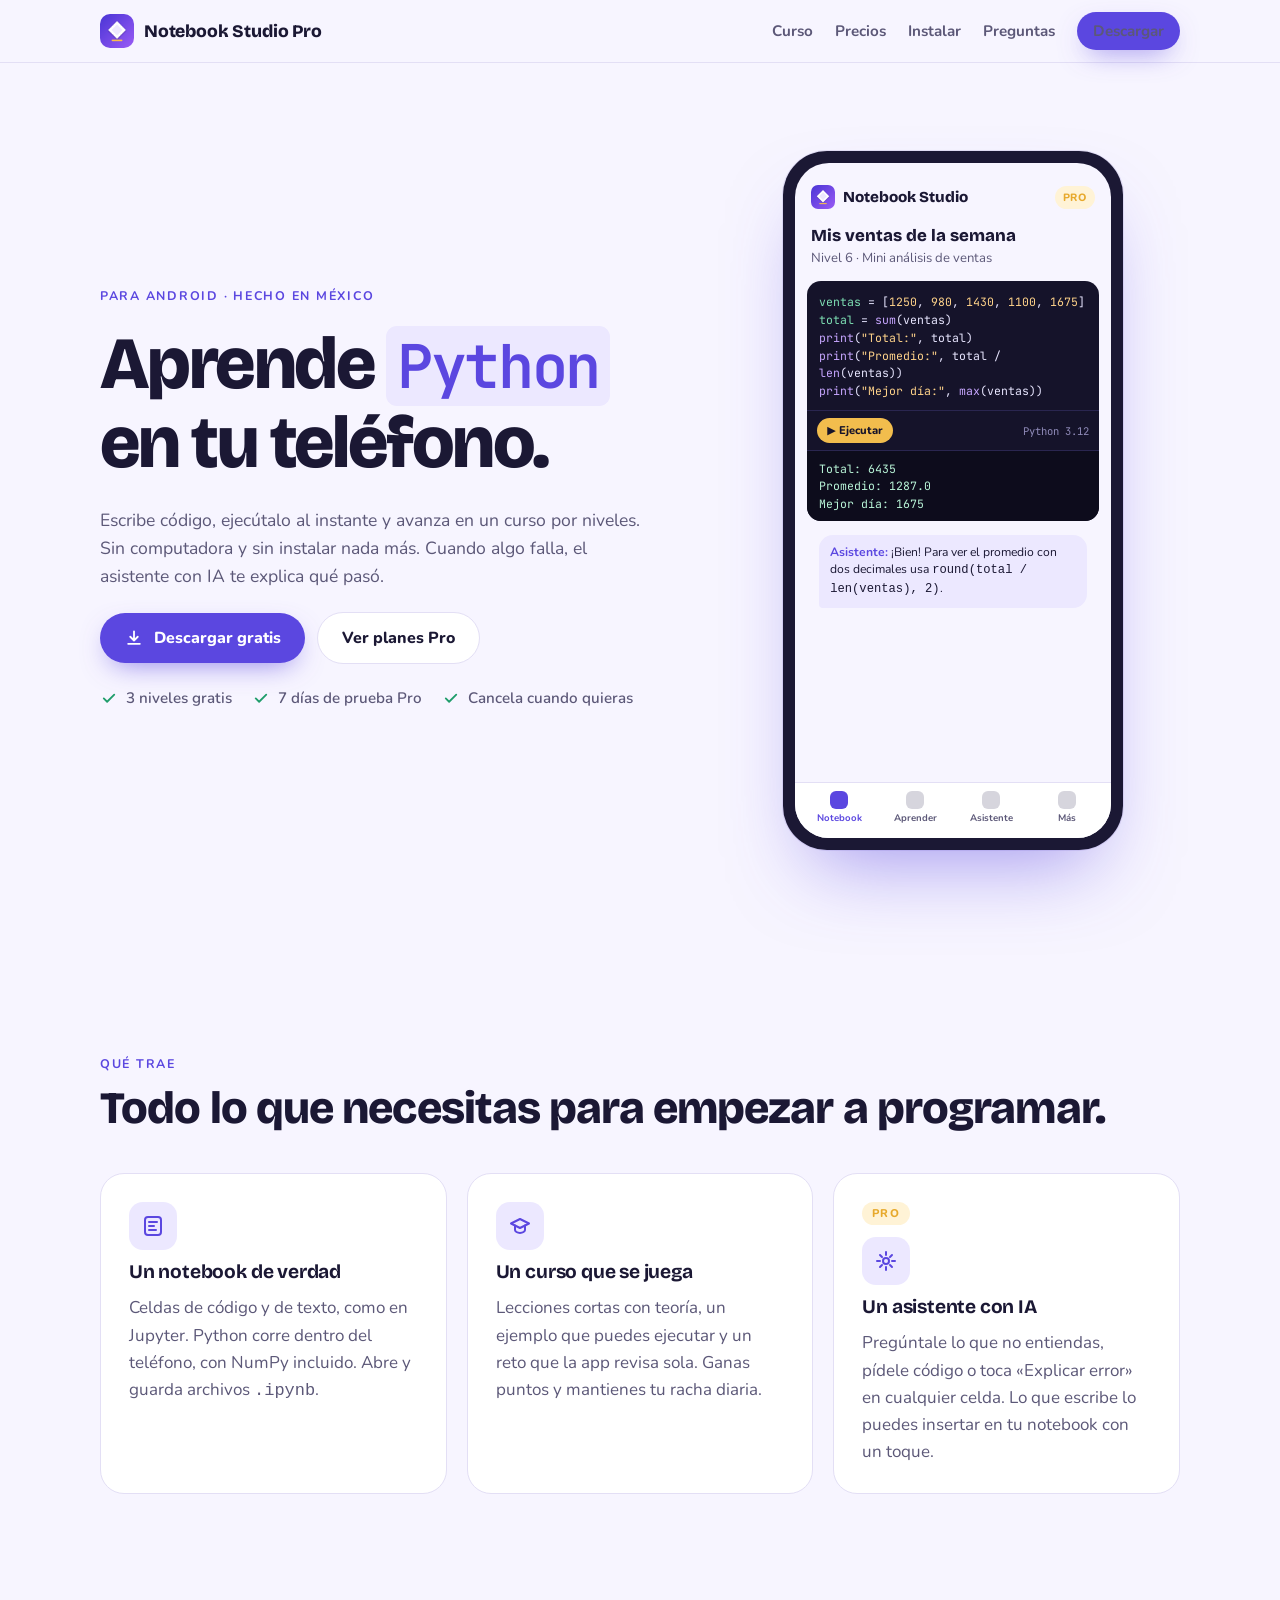
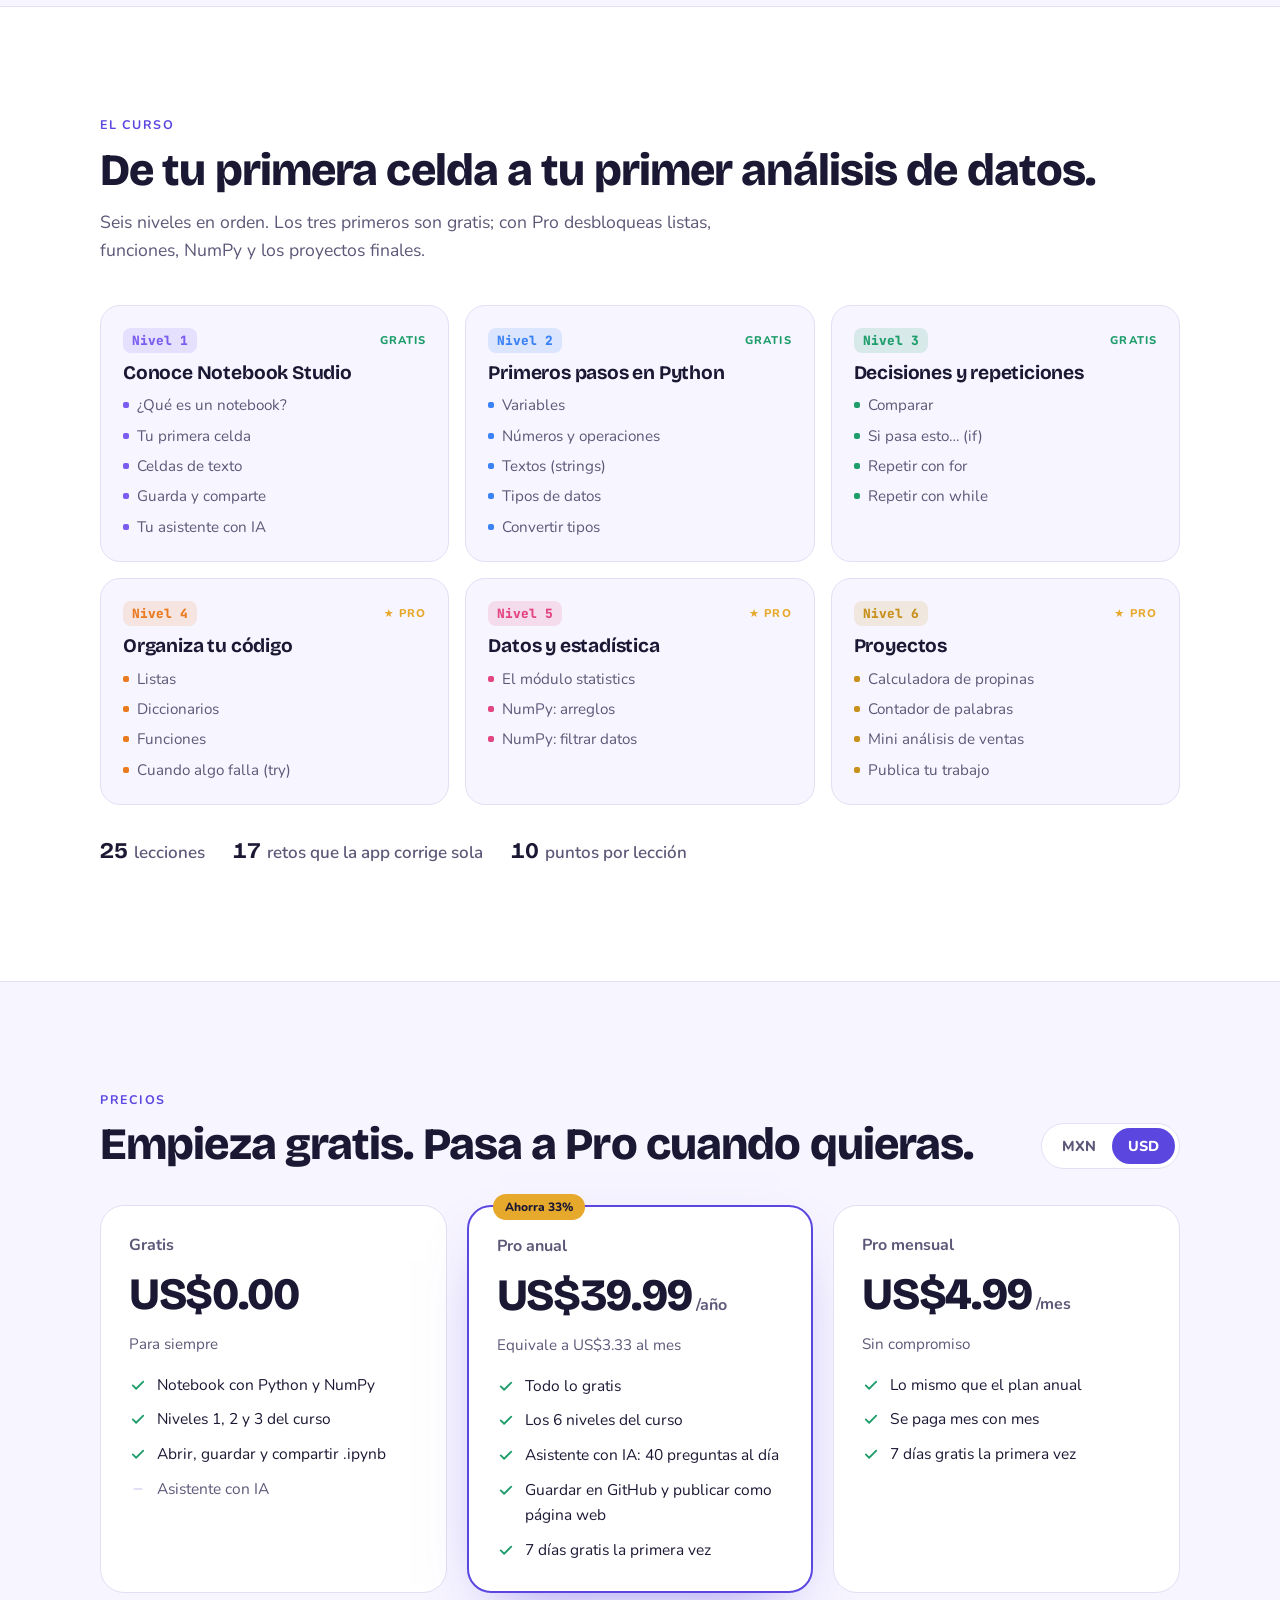
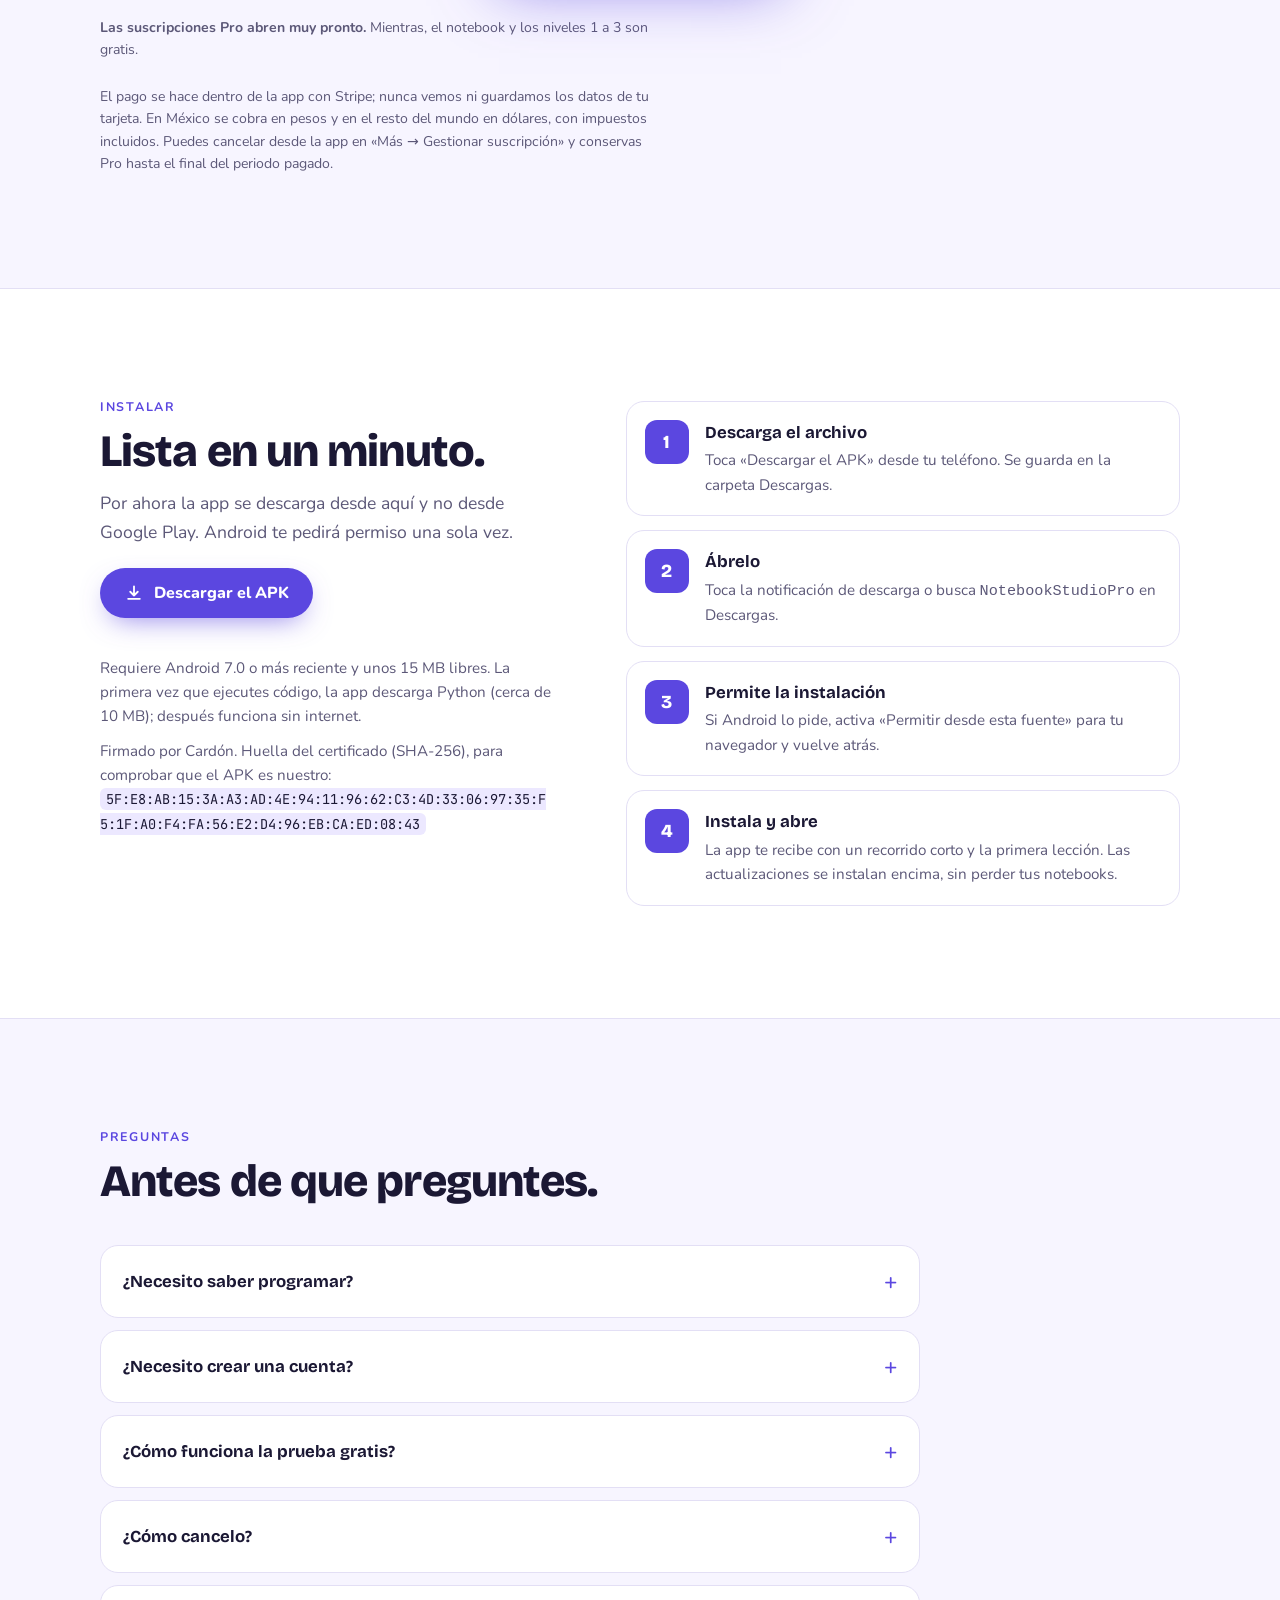
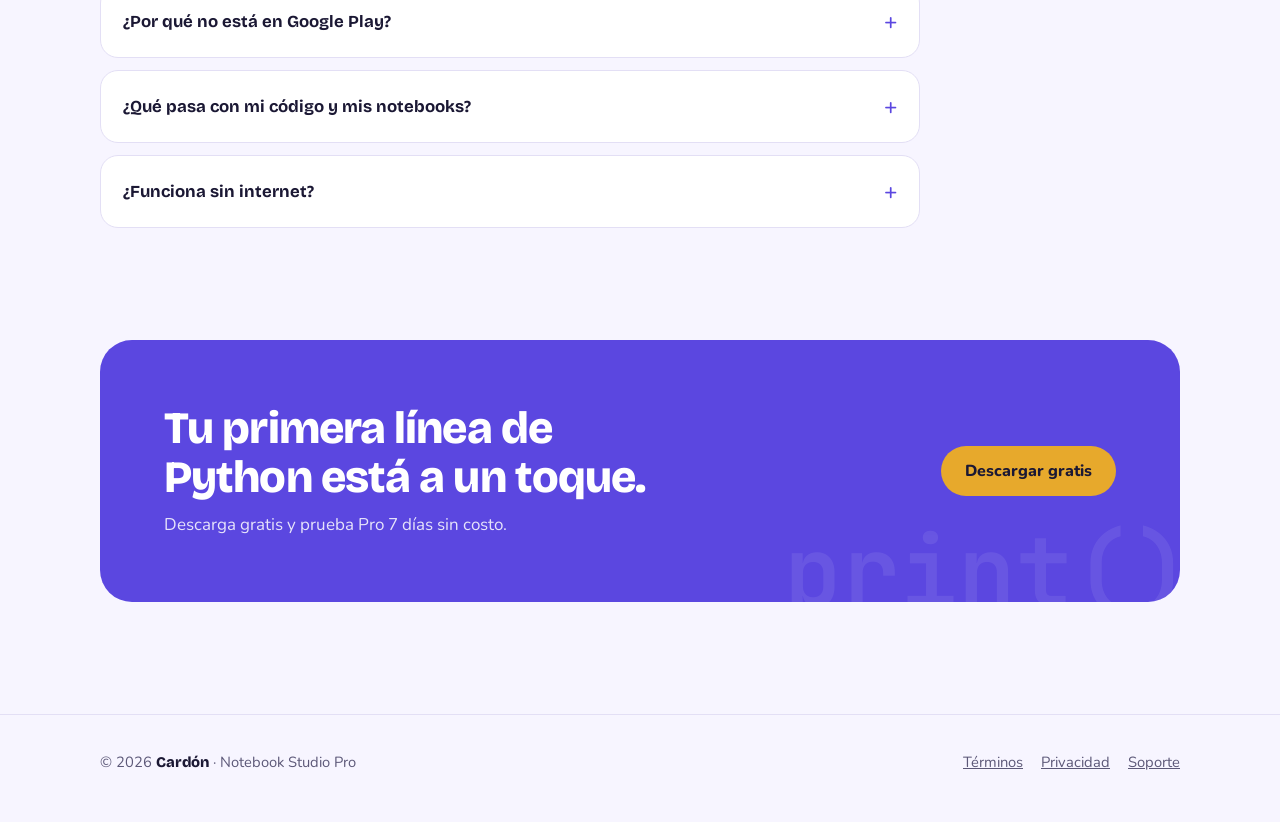
<file: index.html>
<!doctype html>
<html lang="es">
<head>
<meta charset="utf-8">
<meta name="viewport" content="width=device-width, initial-scale=1, viewport-fit=cover">
<title>Notebook Studio Pro</title>
<meta name="description" content="Aprende Python en tu teléfono: notebook, curso por niveles y asistente con IA. Una app de Cardón.">
<meta name="theme-color" content="#5b47e0">
<meta property="og:title" content="Notebook Studio Pro">
<meta property="og:description" content="Aprende Python en tu teléfono, sin computadora. Curso por niveles y asistente con IA.">
<meta property="og:image" content="icono.png">
<link rel="icon" href="favicon.png">
<link rel="preconnect" href="https://fonts.googleapis.com">
<link rel="preconnect" href="https://fonts.gstatic.com" crossorigin>
<link rel="stylesheet" href="https://fonts.googleapis.com/css2?family=Bricolage+Grotesque:opsz,wght@12..96,500;12..96,700;12..96,800&family=Nunito:wght@400;600;700&family=JetBrains+Mono:wght@400;600&display=swap">
<style>
/* Maqueta: una portada con un teléfono que ejecuta Python de verdad; debajo, el curso como mapa de niveles,
   precios con selector MXN/USD, instalación en 4 pasos y preguntas. Morado de la app con toques dorados. */
:root {
  --bg: #f7f5ff;
  --surface: #ffffff;
  --ink: #1b1834;
  --muted: #5c5878;
  --line: #e3dff5;
  --brand: #5b47e0;
  --brand-2: #8a5cf6;
  --brand-soft: #ece8ff;
  --gold: #e7a92c;
  --gold-soft: #fff3d6;
  --ok: #1f9d6b;
  --code-bg: #15132a;
  --code-ink: #e8e6ff;
  --code-muted: #8f8ab8;
  --on-brand: #ffffff;
  --display: "Bricolage Grotesque", "Nunito", system-ui, sans-serif;
  --body: "Nunito", system-ui, -apple-system, "Segoe UI", sans-serif;
  --mono: "JetBrains Mono", ui-monospace, "Cascadia Mono", Consolas, monospace;
  color-scheme: light;
}
@media (prefers-color-scheme: dark) {
  :root:not([data-theme="light"]) {
    --bg: #110f22; --surface: #1b1832; --ink: #f1efff; --muted: #a9a4c9; --line: #2e2a4d;
    --brand: #8c7bff; --brand-2: #a98bff; --brand-soft: #262150; --gold: #f2bd4d; --gold-soft: #2f2716;
    --ok: #45c992; --code-bg: #0a0918; --code-ink: #e8e6ff; --code-muted: #8f8ab8; --on-brand: #120f26;
    color-scheme: dark;
  }
}
:root[data-theme="dark"] {
  --bg: #110f22; --surface: #1b1832; --ink: #f1efff; --muted: #a9a4c9; --line: #2e2a4d;
  --brand: #8c7bff; --brand-2: #a98bff; --brand-soft: #262150; --gold: #f2bd4d; --gold-soft: #2f2716;
  --ok: #45c992; --code-bg: #0a0918; --code-ink: #e8e6ff; --code-muted: #8f8ab8; --on-brand: #120f26;
  color-scheme: dark;
}

* { box-sizing: border-box; }
html { scroll-behavior: smooth; }
@media (prefers-reduced-motion: reduce) { html { scroll-behavior: auto; } *, *::before, *::after { animation: none !important; transition: none !important; } }
body { margin: 0; background: var(--bg); color: var(--ink); font: 17px/1.6 var(--body); -webkit-font-smoothing: antialiased; }
img { max-width: 100%; display: block; }
a { color: var(--brand); }
:focus-visible { outline: 3px solid var(--gold); outline-offset: 3px; border-radius: 6px; }
h1, h2, h3 { font-family: var(--display); line-height: 1.08; letter-spacing: -0.02em; text-wrap: balance; margin: 0; }
h2 { font-size: clamp(1.9rem, 4.2vw, 2.8rem); font-weight: 800; }
h3 { font-size: 1.2rem; font-weight: 700; letter-spacing: -0.01em; }
p { margin: 0; }
.wrap { max-width: 1120px; margin: 0 auto; padding-left: max(20px, env(safe-area-inset-left, 0px)); padding-right: max(20px, env(safe-area-inset-right, 0px)); }
.eyebrow { font: 700 0.78rem/1 var(--body); text-transform: uppercase; letter-spacing: 0.14em; color: var(--brand); }
.lead { color: var(--muted); font-size: 1.1rem; max-width: 58ch; }
section { padding-block: clamp(64px, 9vw, 112px); }
.sec-head { display: grid; gap: 14px; margin-bottom: 40px; }

/* barra */
body::before { content: ""; position: fixed; inset: 0 0 auto; height: env(safe-area-inset-top, 0px); z-index: 10; background: var(--bg); }
.nav { position: sticky; top: env(safe-area-inset-top, 0px); z-index: 5; background: color-mix(in srgb, var(--bg) 86%, transparent); backdrop-filter: blur(12px); border-bottom: 1px solid var(--line); }
.nav .wrap { display: flex; align-items: center; justify-content: space-between; gap: 16px; padding-block: 12px; }
.brand { display: flex; align-items: center; gap: 10px; font: 800 1.1rem var(--display); color: var(--ink); text-decoration: none; letter-spacing: -0.01em; }
.brand img { width: 34px; height: 34px; border-radius: 10px; }
.nav-links { display: flex; gap: 22px; align-items: center; }
.nav-links a { color: var(--muted); text-decoration: none; font-weight: 700; font-size: 0.95rem; }
.nav-links a:hover { color: var(--ink); }
@media (max-width: 760px) { .nav-links a:not(.btn) { display: none; } }

.btn { display: inline-flex; align-items: center; justify-content: center; gap: 10px; border: 0; border-radius: 999px; padding: 14px 24px; font: 800 1rem var(--body); text-decoration: none; cursor: pointer; transition: transform .15s ease, box-shadow .15s ease; }
.btn:hover { transform: translateY(-1px); }
.btn-primary { background: var(--brand); color: var(--on-brand); box-shadow: 0 10px 28px -10px color-mix(in srgb, var(--brand) 70%, transparent); }
.btn-ghost { background: var(--surface); color: var(--ink); border: 1px solid var(--line); }
.btn-sm { padding: 9px 16px; font-size: 0.9rem; }
.btn svg { width: 20px; height: 20px; flex: none; }

/* portada */
.hero { padding-block: clamp(40px, 7vw, 88px) clamp(56px, 8vw, 96px); }
.hero .wrap { display: grid; grid-template-columns: 1.1fr 0.9fr; gap: clamp(32px, 6vw, 72px); align-items: center; }
@media (max-width: 860px) { .hero .wrap { grid-template-columns: 1fr; } }
.hero-copy { display: grid; gap: 22px; min-width: 0; }
.hero h1 { font-size: clamp(2.6rem, 6.6vw, 4.6rem); font-weight: 800; letter-spacing: -0.035em; }
.hero h1 .py { font-family: var(--mono); font-weight: 600; font-size: 0.82em; letter-spacing: -0.04em; color: var(--brand); background: var(--brand-soft); padding: 0 0.18em; border-radius: 0.18em; white-space: nowrap; }
.cta-row { display: flex; flex-wrap: wrap; gap: 12px; align-items: center; }
.hero-facts { display: flex; flex-wrap: wrap; gap: 8px 20px; color: var(--muted); font-size: 0.95rem; font-weight: 600; }
.hero-facts span { display: inline-flex; gap: 8px; align-items: center; }
.hero-facts svg { width: 18px; height: 18px; color: var(--ok); }

/* teléfono */
.phone { justify-self: center; width: min(340px, 100%); aspect-ratio: 9 / 18.5; max-width: 100%; background: var(--ink); border-radius: 44px; padding: 12px; box-shadow: 0 40px 80px -30px color-mix(in srgb, var(--brand) 55%, transparent), 0 0 0 1px var(--line); position: relative; }
.screen { height: 100%; border-radius: 34px; overflow: hidden; background: var(--bg); display: flex; flex-direction: column; }
.app-bar { display: flex; align-items: center; justify-content: space-between; padding: 22px 16px 10px; }
.app-bar b { font: 800 0.95rem var(--display); display: flex; gap: 8px; align-items: center; }
.app-bar img { width: 24px; height: 24px; border-radius: 7px; }
.pill-pro { font: 800 0.66rem var(--body); letter-spacing: .08em; text-transform: uppercase; background: var(--gold-soft); color: var(--gold); padding: 4px 8px; border-radius: 999px; }
.cells { display: grid; gap: 10px; padding: 4px 12px; flex: 1; align-content: start; }
.md-cell { font-size: 0.82rem; color: var(--muted); padding: 2px 4px; }
.md-cell strong { display: block; font: 800 1.05rem var(--display); color: var(--ink); margin-bottom: 2px; }
.code-cell { background: var(--code-bg); border-radius: 14px; overflow: hidden; }
.code-cell pre { margin: 0; padding: 12px 12px 10px; font: 0.72rem/1.55 var(--mono); color: var(--code-ink); white-space: pre-wrap; }
.code-cell .k { color: #c7a6ff; } .code-cell .s { color: #ffd38a; } .code-cell .n { color: #7ee0b4; } .code-cell .c { color: var(--code-muted); }
.code-cell .run { display: flex; align-items: center; justify-content: space-between; padding: 7px 10px; border-top: 1px solid #2a2650; }
.code-cell .run button { all: unset; cursor: pointer; display: inline-flex; gap: 6px; align-items: center; font: 800 0.7rem var(--body); color: #15132a; background: #f2bd4d; padding: 5px 10px; border-radius: 999px; }
.code-cell .run button:focus-visible { outline: 2px solid #fff; outline-offset: 2px; }
.code-cell .run small { font: 0.66rem var(--mono); color: var(--code-muted); }
.out { font: 0.72rem/1.5 var(--mono); color: #b9f5d8; background: #0d0c1c; padding: 9px 12px; white-space: pre-wrap; border-top: 1px solid #2a2650; min-height: 3.1em; }
.out.typing::after { content: "▍"; animation: blink 1s steps(1) infinite; color: var(--code-muted); }
@keyframes blink { 50% { opacity: 0; } }
.ai-bubble { margin: 4px 12px 0; background: var(--brand-soft); color: var(--ink); border-radius: 14px 14px 14px 4px; padding: 9px 11px; font-size: 0.76rem; line-height: 1.45; }
.ai-bubble b { color: var(--brand); }
.tabs { display: grid; grid-template-columns: repeat(4, 1fr); border-top: 1px solid var(--line); padding: 8px 6px 14px; background: var(--surface); }
.tabs span { display: grid; justify-items: center; gap: 2px; font: 700 0.6rem var(--body); color: var(--muted); }
.tabs span.on { color: var(--brand); }
.tabs i { width: 18px; height: 18px; border-radius: 6px; background: currentColor; opacity: .25; }
.tabs span.on i { opacity: 1; }

/* qué trae */
.trio { display: grid; grid-template-columns: repeat(3, 1fr); gap: 20px; }
@media (max-width: 860px) { .trio { grid-template-columns: 1fr; } }
.feat { background: var(--surface); border: 1px solid var(--line); border-radius: 24px; padding: 28px; display: grid; gap: 12px; align-content: start; }
.feat .ic { width: 48px; height: 48px; border-radius: 14px; display: grid; place-items: center; background: var(--brand-soft); color: var(--brand); }
.feat .ic svg { width: 24px; height: 24px; }
.feat p { color: var(--muted); }
.feat .tag { justify-self: start; font: 800 0.7rem var(--body); letter-spacing: .1em; text-transform: uppercase; padding: 4px 10px; border-radius: 999px; background: var(--gold-soft); color: var(--gold); }

/* curso */
.course { background: var(--surface); border-block: 1px solid var(--line); }
.levels { display: grid; grid-template-columns: repeat(3, 1fr); gap: 16px; counter-reset: lvl; }
@media (max-width: 960px) { .levels { grid-template-columns: repeat(2, 1fr); } }
@media (max-width: 600px) { .levels { grid-template-columns: 1fr; } }
.level { border: 1px solid var(--line); border-radius: 20px; padding: 22px; display: grid; gap: 10px; align-content: start; background: var(--bg); position: relative; }
.level-top { display: flex; align-items: center; justify-content: space-between; gap: 10px; }
.level-n { font: 800 0.8rem var(--mono); color: var(--lvl); background: color-mix(in srgb, var(--lvl) 14%, transparent); padding: 4px 9px; border-radius: 8px; }
.level .free { font: 800 0.7rem var(--body); text-transform: uppercase; letter-spacing: .1em; color: var(--ok); }
.level .pro { font: 800 0.7rem var(--body); text-transform: uppercase; letter-spacing: .1em; color: var(--gold); display: inline-flex; gap: 4px; align-items: center; }
.level ul { list-style: none; margin: 0; padding: 0; display: grid; gap: 6px; color: var(--muted); font-size: 0.95rem; }
.level li { display: flex; gap: 8px; align-items: baseline; }
.level li::before { content: ""; width: 6px; height: 6px; flex: none; border-radius: 2px; background: var(--lvl); transform: translateY(-2px); }
.course-note { margin-top: 28px; display: flex; flex-wrap: wrap; gap: 10px 28px; color: var(--muted); font-weight: 600; }
.course-note b { color: var(--ink); font-family: var(--display); font-size: 1.4rem; margin-right: 6px; font-variant-numeric: tabular-nums; }

/* precios */
.prices-head { display: flex; flex-wrap: wrap; align-items: end; justify-content: space-between; gap: 20px; margin-bottom: 36px; }
.seg { display: inline-flex; background: var(--surface); border: 1px solid var(--line); border-radius: 999px; padding: 4px; }
.seg button { border: 0; background: none; color: var(--muted); font: 800 0.9rem var(--body); padding: 8px 16px; border-radius: 999px; cursor: pointer; }
.seg button[aria-pressed="true"] { background: var(--brand); color: var(--on-brand); }
.plans { display: grid; grid-template-columns: repeat(3, 1fr); gap: 20px; align-items: stretch; }
@media (max-width: 900px) { .plans { grid-template-columns: 1fr; max-width: 520px; } }
.plan { background: var(--surface); border: 1px solid var(--line); border-radius: 24px; padding: 28px; display: grid; gap: 16px; align-content: start; position: relative; }
.plan.best { border: 2px solid var(--brand); box-shadow: 0 24px 60px -32px color-mix(in srgb, var(--brand) 70%, transparent); }
.plan .ribbon { position: absolute; top: -13px; left: 24px; background: var(--gold); color: #1b1834; font: 800 0.75rem var(--body); padding: 5px 12px; border-radius: 999px; }
.plan .name { font: 700 1rem var(--body); color: var(--muted); }
.price { font: 800 clamp(2.3rem, 4vw, 2.8rem)/1 var(--display); letter-spacing: -0.03em; font-variant-numeric: tabular-nums; }
.price small { font: 700 1rem var(--body); color: var(--muted); letter-spacing: 0; margin-left: 4px; }
.plan .sub { color: var(--muted); font-size: 0.95rem; min-height: 1.5em; font-variant-numeric: tabular-nums; }
.plan ul { list-style: none; margin: 0; padding: 0; display: grid; gap: 10px; }
.plan li { display: flex; gap: 10px; align-items: flex-start; font-size: 0.97rem; }
.plan li svg { width: 18px; height: 18px; flex: none; color: var(--ok); margin-top: 3px; }
.plan li.no { color: var(--muted); }
.plan li.no svg { color: var(--line); }
.fine { color: var(--muted); font-size: 0.88rem; margin-top: 24px; max-width: 70ch; }

/* instalar */
.install .wrap { display: grid; grid-template-columns: 0.9fr 1.1fr; gap: clamp(32px, 6vw, 72px); align-items: start; }
@media (max-width: 860px) { .install .wrap { grid-template-columns: 1fr; } }
.steps { list-style: none; margin: 0; padding: 0; display: grid; gap: 14px; counter-reset: paso; }
.steps li { counter-increment: paso; display: grid; grid-template-columns: 44px 1fr; gap: 16px; align-items: start; background: var(--surface); border: 1px solid var(--line); border-radius: 18px; padding: 18px; }
.steps li::before { content: counter(paso); width: 44px; height: 44px; display: grid; place-items: center; border-radius: 12px; background: var(--brand); color: var(--on-brand); font: 800 1.15rem var(--display); }
.steps b { display: block; font-family: var(--display); font-size: 1.05rem; margin-bottom: 2px; }
.steps p { color: var(--muted); font-size: 0.95rem; }
.req { display: grid; gap: 10px; margin-top: 24px; color: var(--muted); font-size: 0.95rem; }
.req code { font: 0.85rem var(--mono); background: var(--brand-soft); color: var(--ink); padding: 2px 6px; border-radius: 6px; overflow-wrap: anywhere; }

/* preguntas */
.faq { display: grid; gap: 12px; max-width: 820px; }
.faq details { background: var(--surface); border: 1px solid var(--line); border-radius: 18px; padding: 4px 22px; }
.faq summary { cursor: pointer; list-style: none; display: flex; justify-content: space-between; gap: 16px; align-items: center; padding: 16px 0; font: 700 1.05rem var(--display); }
.faq summary::-webkit-details-marker { display: none; }
.faq summary::after { content: "+"; font: 600 1.4rem var(--body); color: var(--brand); transition: transform .2s; flex: none; }
.faq details[open] summary::after { transform: rotate(45deg); }
.faq details p { color: var(--muted); padding-bottom: 18px; max-width: 68ch; }

/* cierre */
.closing { padding-block: 0 clamp(64px, 9vw, 112px); }
.closing-card { background: var(--brand); color: var(--on-brand); border-radius: 32px; padding: clamp(32px, 6vw, 64px); display: grid; grid-template-columns: 1fr auto; gap: 28px; align-items: center; position: relative; overflow: hidden; }
@media (max-width: 760px) { .closing-card { grid-template-columns: 1fr; } }
.closing-card h2 { color: inherit; }
.closing-card p { opacity: .85; margin-top: 10px; }
.closing-card .btn { background: var(--gold); color: #1b1834; }
.closing-card pre { position: absolute; right: -10px; bottom: -18px; margin: 0; font: 600 6rem/1 var(--mono); opacity: .08; pointer-events: none; }

footer { border-top: 1px solid var(--line); padding-block: 36px 48px; color: var(--muted); font-size: 0.92rem; }
footer .wrap { display: flex; flex-wrap: wrap; gap: 16px 32px; justify-content: space-between; align-items: center; }
footer nav { display: flex; flex-wrap: wrap; gap: 18px; }
footer a { color: var(--muted); }
.cardon { font-family: var(--display); font-weight: 800; color: var(--ink); letter-spacing: -0.01em; }
</style>
</head>
<body>

<header class="nav">
  <div class="wrap">
    <a class="brand" href="#"><img src="icono.png" alt="" width="34" height="34">Notebook Studio Pro</a>
    <nav class="nav-links" aria-label="Secciones">
      <a href="#curso">Curso</a>
      <a href="#precios">Precios</a>
      <a href="#instalar">Instalar</a>
      <a href="#preguntas">Preguntas</a>
      <a class="btn btn-primary btn-sm" href="#instalar">Descargar</a>
    </nav>
  </div>
</header>

<main>
  <section class="hero">
    <div class="wrap">
      <div class="hero-copy">
        <span class="eyebrow">Para Android · Hecho en México</span>
        <h1>Aprende <span class="py">Python</span> en tu teléfono.</h1>
        <p class="lead">Escribe código, ejecútalo al instante y avanza en un curso por niveles. Sin computadora y sin instalar nada más. Cuando algo falla, el asistente con IA te explica qué pasó.</p>
        <div class="cta-row">
          <a class="btn btn-primary" id="descargar" href="https://github.com/osram90/notebook-studio-pro/releases/latest/download/NotebookStudioPro.apk">
            <svg viewBox="0 0 24 24" fill="none" stroke="currentColor" stroke-width="2.2" stroke-linecap="round" stroke-linejoin="round" aria-hidden="true"><path d="M12 4v11m0 0-4.5-4.5M12 15l4.5-4.5M5 19h14"/></svg>
            Descargar gratis
          </a>
          <a class="btn btn-ghost" href="#precios">Ver planes Pro</a>
        </div>
        <div class="hero-facts">
          <span><svg viewBox="0 0 24 24" fill="none" stroke="currentColor" stroke-width="2.4" stroke-linecap="round" stroke-linejoin="round" aria-hidden="true"><path d="m5 12.5 4.5 4.5L19 7.5"/></svg>3 niveles gratis</span>
          <span><svg viewBox="0 0 24 24" fill="none" stroke="currentColor" stroke-width="2.4" stroke-linecap="round" stroke-linejoin="round" aria-hidden="true"><path d="m5 12.5 4.5 4.5L19 7.5"/></svg>7 días de prueba Pro</span>
          <span><svg viewBox="0 0 24 24" fill="none" stroke="currentColor" stroke-width="2.4" stroke-linecap="round" stroke-linejoin="round" aria-hidden="true"><path d="m5 12.5 4.5 4.5L19 7.5"/></svg>Cancela cuando quieras</span>
        </div>
      </div>

      <div class="phone" aria-label="Vista de la app: una celda de Python y su resultado">
        <div class="screen">
          <div class="app-bar"><b><img src="icono.png" alt="">Notebook Studio</b><span class="pill-pro">Pro</span></div>
          <div class="cells">
            <div class="md-cell"><strong>Mis ventas de la semana</strong>Nivel 6 · Mini análisis de ventas</div>
            <div class="code-cell">
<pre><span class="n">ventas</span> = [<span class="s">1250</span>, <span class="s">980</span>, <span class="s">1430</span>, <span class="s">1100</span>, <span class="s">1675</span>]
<span class="n">total</span> = <span class="k">sum</span>(ventas)
<span class="k">print</span>(<span class="s">"Total:"</span>, total)
<span class="k">print</span>(<span class="s">"Promedio:"</span>, total / <span class="k">len</span>(ventas))
<span class="k">print</span>(<span class="s">"Mejor día:"</span>, <span class="k">max</span>(ventas))</pre>
              <div class="run"><button type="button" id="ejecutar">▶ Ejecutar</button><small>Python 3.12</small></div>
              <div class="out" id="salida">Total: 6435
Promedio: 1287.0
Mejor día: 1675</div>
            </div>
            <div class="ai-bubble"><b>Asistente:</b> ¡Bien! Para ver el promedio con dos decimales usa <code>round(total / len(ventas), 2)</code>.</div>
          </div>
          <div class="tabs" aria-hidden="true"><span class="on"><i></i>Notebook</span><span><i></i>Aprender</span><span><i></i>Asistente</span><span><i></i>Más</span></div>
        </div>
      </div>
    </div>
  </section>

  <section id="que-trae">
    <div class="wrap">
      <div class="sec-head">
        <span class="eyebrow">Qué trae</span>
        <h2>Todo lo que necesitas para empezar a programar.</h2>
      </div>
      <div class="trio">
        <article class="feat">
          <div class="ic"><svg viewBox="0 0 24 24" fill="none" stroke="currentColor" stroke-width="2" stroke-linecap="round" stroke-linejoin="round" aria-hidden="true"><rect x="4" y="3" width="16" height="18" rx="3"/><path d="M8 8h8M8 12h5M8 16h7"/></svg></div>
          <h3>Un notebook de verdad</h3>
          <p>Celdas de código y de texto, como en Jupyter. Python corre dentro del teléfono, con NumPy incluido. Abre y guarda archivos <code>.ipynb</code>.</p>
        </article>
        <article class="feat">
          <div class="ic"><svg viewBox="0 0 24 24" fill="none" stroke="currentColor" stroke-width="2" stroke-linecap="round" stroke-linejoin="round" aria-hidden="true"><path d="M3 9.5 12 5l9 4.5-9 4.5z"/><path d="M7 11.5V16c0 1.4 2.2 3 5 3s5-1.6 5-3v-4.5"/></svg></div>
          <h3>Un curso que se juega</h3>
          <p>Lecciones cortas con teoría, un ejemplo que puedes ejecutar y un reto que la app revisa sola. Ganas puntos y mantienes tu racha diaria.</p>
        </article>
        <article class="feat">
          <span class="tag">Pro</span>
          <div class="ic"><svg viewBox="0 0 24 24" fill="none" stroke="currentColor" stroke-width="2" stroke-linecap="round" stroke-linejoin="round" aria-hidden="true"><path d="M12 3v3M12 18v3M3 12h3M18 12h3M6 6l2 2M16 16l2 2M6 18l2-2M16 8l2-2"/><circle cx="12" cy="12" r="3"/></svg></div>
          <h3>Un asistente con IA</h3>
          <p>Pregúntale lo que no entiendas, pídele código o toca «Explicar error» en cualquier celda. Lo que escribe lo puedes insertar en tu notebook con un toque.</p>
        </article>
      </div>
    </div>
  </section>

  <section class="course" id="curso">
    <div class="wrap">
      <div class="sec-head">
        <span class="eyebrow">El curso</span>
        <h2>De tu primera celda a tu primer análisis de datos.</h2>
        <p class="lead">Seis niveles en orden. Los tres primeros son gratis; con Pro desbloqueas listas, funciones, NumPy y los proyectos finales.</p>
      </div>
      <div class="levels">
        <article class="level" style="--lvl:#7a5cf0">
          <div class="level-top"><span class="level-n">Nivel 1</span><span class="free">Gratis</span></div>
          <h3>Conoce Notebook Studio</h3>
          <ul><li>¿Qué es un notebook?</li><li>Tu primera celda</li><li>Celdas de texto</li><li>Guarda y comparte</li><li>Tu asistente con IA</li></ul>
        </article>
        <article class="level" style="--lvl:#3b82f6">
          <div class="level-top"><span class="level-n">Nivel 2</span><span class="free">Gratis</span></div>
          <h3>Primeros pasos en Python</h3>
          <ul><li>Variables</li><li>Números y operaciones</li><li>Textos (strings)</li><li>Tipos de datos</li><li>Convertir tipos</li></ul>
        </article>
        <article class="level" style="--lvl:#1f9d6b">
          <div class="level-top"><span class="level-n">Nivel 3</span><span class="free">Gratis</span></div>
          <h3>Decisiones y repeticiones</h3>
          <ul><li>Comparar</li><li>Si pasa esto… (if)</li><li>Repetir con for</li><li>Repetir con while</li></ul>
        </article>
        <article class="level" style="--lvl:#ea7a1f">
          <div class="level-top"><span class="level-n">Nivel 4</span><span class="pro">★ Pro</span></div>
          <h3>Organiza tu código</h3>
          <ul><li>Listas</li><li>Diccionarios</li><li>Funciones</li><li>Cuando algo falla (try)</li></ul>
        </article>
        <article class="level" style="--lvl:#e2457f">
          <div class="level-top"><span class="level-n">Nivel 5</span><span class="pro">★ Pro</span></div>
          <h3>Datos y estadística</h3>
          <ul><li>El módulo statistics</li><li>NumPy: arreglos</li><li>NumPy: filtrar datos</li></ul>
        </article>
        <article class="level" style="--lvl:#c8901c">
          <div class="level-top"><span class="level-n">Nivel 6</span><span class="pro">★ Pro</span></div>
          <h3>Proyectos</h3>
          <ul><li>Calculadora de propinas</li><li>Contador de palabras</li><li>Mini análisis de ventas</li><li>Publica tu trabajo</li></ul>
        </article>
      </div>
      <div class="course-note">
        <span><b>25</b>lecciones</span>
        <span><b>17</b>retos que la app corrige sola</span>
        <span><b>10</b>puntos por lección</span>
      </div>
    </div>
  </section>

  <section id="precios">
    <div class="wrap">
      <div class="prices-head">
        <div class="sec-head" style="margin:0">
          <span class="eyebrow">Precios</span>
          <h2>Empieza gratis. Pasa a Pro cuando quieras.</h2>
        </div>
        <div class="seg" role="group" aria-label="Moneda">
          <button type="button" id="mon-mxn" aria-pressed="true">MXN</button>
          <button type="button" id="mon-usd" aria-pressed="false">USD</button>
        </div>
      </div>
      <div class="plans">
        <article class="plan">
          <span class="name">Gratis</span>
          <div class="price" data-precio="gratis">MX$0</div>
          <p class="sub">Para siempre</p>
          <ul>
            <li><svg viewBox="0 0 24 24" fill="none" stroke="currentColor" stroke-width="2.4" stroke-linecap="round" stroke-linejoin="round" aria-hidden="true"><path d="m5 12.5 4.5 4.5L19 7.5"/></svg>Notebook con Python y NumPy</li>
            <li><svg viewBox="0 0 24 24" fill="none" stroke="currentColor" stroke-width="2.4" stroke-linecap="round" stroke-linejoin="round" aria-hidden="true"><path d="m5 12.5 4.5 4.5L19 7.5"/></svg>Niveles 1, 2 y 3 del curso</li>
            <li><svg viewBox="0 0 24 24" fill="none" stroke="currentColor" stroke-width="2.4" stroke-linecap="round" stroke-linejoin="round" aria-hidden="true"><path d="m5 12.5 4.5 4.5L19 7.5"/></svg>Abrir, guardar y compartir .ipynb</li>
            <li class="no"><svg viewBox="0 0 24 24" fill="none" stroke="currentColor" stroke-width="2.4" stroke-linecap="round" aria-hidden="true"><path d="M7 12h10"/></svg>Asistente con IA</li>
          </ul>
        </article>
        <article class="plan best">
          <span class="ribbon" id="ahorro">Ahorra 26%</span>
          <span class="name">Pro anual</span>
          <div class="price"><span data-precio="anual">MX$699</span><small>/año</small></div>
          <p class="sub" data-precio="anual-mes">Equivale a MX$58 al mes</p>
          <ul>
            <li><svg viewBox="0 0 24 24" fill="none" stroke="currentColor" stroke-width="2.4" stroke-linecap="round" stroke-linejoin="round" aria-hidden="true"><path d="m5 12.5 4.5 4.5L19 7.5"/></svg>Todo lo gratis</li>
            <li><svg viewBox="0 0 24 24" fill="none" stroke="currentColor" stroke-width="2.4" stroke-linecap="round" stroke-linejoin="round" aria-hidden="true"><path d="m5 12.5 4.5 4.5L19 7.5"/></svg>Los 6 niveles del curso</li>
            <li><svg viewBox="0 0 24 24" fill="none" stroke="currentColor" stroke-width="2.4" stroke-linecap="round" stroke-linejoin="round" aria-hidden="true"><path d="m5 12.5 4.5 4.5L19 7.5"/></svg>Asistente con IA: 40 preguntas al día</li>
            <li><svg viewBox="0 0 24 24" fill="none" stroke="currentColor" stroke-width="2.4" stroke-linecap="round" stroke-linejoin="round" aria-hidden="true"><path d="m5 12.5 4.5 4.5L19 7.5"/></svg>Guardar en GitHub y publicar como página web</li>
            <li><svg viewBox="0 0 24 24" fill="none" stroke="currentColor" stroke-width="2.4" stroke-linecap="round" stroke-linejoin="round" aria-hidden="true"><path d="m5 12.5 4.5 4.5L19 7.5"/></svg>7 días gratis la primera vez</li>
          </ul>
        </article>
        <article class="plan">
          <span class="name">Pro mensual</span>
          <div class="price"><span data-precio="mensual">MX$79</span><small>/mes</small></div>
          <p class="sub">Sin compromiso</p>
          <ul>
            <li><svg viewBox="0 0 24 24" fill="none" stroke="currentColor" stroke-width="2.4" stroke-linecap="round" stroke-linejoin="round" aria-hidden="true"><path d="m5 12.5 4.5 4.5L19 7.5"/></svg>Lo mismo que el plan anual</li>
            <li><svg viewBox="0 0 24 24" fill="none" stroke="currentColor" stroke-width="2.4" stroke-linecap="round" stroke-linejoin="round" aria-hidden="true"><path d="m5 12.5 4.5 4.5L19 7.5"/></svg>Se paga mes con mes</li>
            <li><svg viewBox="0 0 24 24" fill="none" stroke="currentColor" stroke-width="2.4" stroke-linecap="round" stroke-linejoin="round" aria-hidden="true"><path d="m5 12.5 4.5 4.5L19 7.5"/></svg>7 días gratis la primera vez</li>
          </ul>
        </article>
      </div>
      <p class="fine"><b>Las suscripciones Pro abren muy pronto.</b> Mientras, el notebook y los niveles 1 a 3 son gratis.</p>
      <p class="fine">El pago se hace dentro de la app con Stripe; nunca vemos ni guardamos los datos de tu tarjeta. En México se cobra en pesos y en el resto del mundo en dólares, con impuestos incluidos. Puedes cancelar desde la app en «Más → Gestionar suscripción» y conservas Pro hasta el final del periodo pagado.</p>
    </div>
  </section>

  <section class="install course" id="instalar">
    <div class="wrap">
      <div class="sec-head">
        <span class="eyebrow">Instalar</span>
        <h2>Lista en un minuto.</h2>
        <p class="lead">Por ahora la app se descarga desde aquí y no desde Google Play. Android te pedirá permiso una sola vez.</p>
        <div class="cta-row" style="margin-top:8px">
          <a class="btn btn-primary" href="https://github.com/osram90/notebook-studio-pro/releases/latest/download/NotebookStudioPro.apk">
            <svg viewBox="0 0 24 24" fill="none" stroke="currentColor" stroke-width="2.2" stroke-linecap="round" stroke-linejoin="round" aria-hidden="true"><path d="M12 4v11m0 0-4.5-4.5M12 15l4.5-4.5M5 19h14"/></svg>
            Descargar el APK
          </a>
        </div>
        <div class="req">
          <span>Requiere Android 7.0 o más reciente y unos 15 MB libres. La primera vez que ejecutes código, la app descarga Python (cerca de 10 MB); después funciona sin internet.</span>
          <span>Firmado por Cardón. Huella del certificado (SHA-256), para comprobar que el APK es nuestro: <code>5F:E8:AB:15:3A:A3:AD:4E:94:11:96:62:C3:4D:33:06:97:35:F5:1F:A0:F4:FA:56:E2:D4:96:EB:CA:ED:08:43</code></span>
        </div>
      </div>
      <ol class="steps">
        <li><div><b>Descarga el archivo</b><p>Toca «Descargar el APK» desde tu teléfono. Se guarda en la carpeta Descargas.</p></div></li>
        <li><div><b>Ábrelo</b><p>Toca la notificación de descarga o busca <code>NotebookStudioPro</code> en Descargas.</p></div></li>
        <li><div><b>Permite la instalación</b><p>Si Android lo pide, activa «Permitir desde esta fuente» para tu navegador y vuelve atrás.</p></div></li>
        <li><div><b>Instala y abre</b><p>La app te recibe con un recorrido corto y la primera lección. Las actualizaciones se instalan encima, sin perder tus notebooks.</p></div></li>
      </ol>
    </div>
  </section>

  <section id="preguntas">
    <div class="wrap">
      <div class="sec-head">
        <span class="eyebrow">Preguntas</span>
        <h2>Antes de que preguntes.</h2>
      </div>
      <div class="faq">
        <details><summary>¿Necesito saber programar?</summary><p>No. El nivel 1 explica cómo usar la app y el nivel 2 empieza desde qué es una variable. Cada lección tiene una pista por si te atoras.</p></details>
        <details><summary>¿Necesito crear una cuenta?</summary><p>No pedimos correo ni contraseña. La app crea un código de recuperación único; si cambias de teléfono, lo escribes en «Más» y recuperas tu suscripción. Guárdalo en un lugar seguro.</p></details>
        <details><summary>¿Cómo funciona la prueba gratis?</summary><p>Al elegir un plan Pro por primera vez tienes 7 días sin costo. Stripe te pide una tarjeta, pero no cobra nada hasta que terminan los 7 días. Si cancelas antes, no se te cobra. La prueba es una por persona y por tarjeta.</p></details>
        <details><summary>¿Cómo cancelo?</summary><p>En la app, ve a «Más → Gestionar suscripción». Se abre el portal seguro de Stripe donde cancelas con un toque. Conservas Pro hasta el final del periodo que ya pagaste.</p></details>
        <details><summary>¿Por qué no está en Google Play?</summary><p>Empezamos con descarga directa para mantener precios bajos. Todas las versiones van firmadas con el mismo certificado; puedes comprobar su huella en la sección «Instalar».</p></details>
        <details><summary>¿Qué pasa con mi código y mis notebooks?</summary><p>Tus notebooks se guardan en tu teléfono. Solo cuando usas el asistente se envía tu pregunta a nuestro servidor para responderla; no guardamos su contenido. Los detalles están en el <a href="privacidad.html">aviso de privacidad</a>.</p></details>
        <details><summary>¿Funciona sin internet?</summary><p>Sí, después de la primera descarga de Python. El asistente con IA y la suscripción sí necesitan conexión.</p></details>
      </div>
    </div>
  </section>

  <section class="closing">
    <div class="wrap">
      <div class="closing-card">
        <pre aria-hidden="true">print()</pre>
        <div>
          <h2>Tu primera línea de Python está a un toque.</h2>
          <p>Descarga gratis y prueba Pro 7 días sin costo.</p>
        </div>
        <a class="btn" href="https://github.com/osram90/notebook-studio-pro/releases/latest/download/NotebookStudioPro.apk">Descargar gratis</a>
      </div>
    </div>
  </section>
</main>

<footer>
  <div class="wrap">
    <span>© 2026 <span class="cardon">Cardón</span> · Notebook Studio Pro</span>
    <nav aria-label="Legal">
      <a href="terminos.html">Términos</a>
      <a href="privacidad.html">Privacidad</a>
      <a href="https://github.com/osram90/notebook-studio-pro/issues">Soporte</a>
    </nav>
  </div>
</footer>

<script>
(() => {
  // Precios en las dos monedas (los mismos que cobra Stripe)
  const P = {
    mxn: { mensual: 79, anual: 699, f: (n) => "MX$" + Math.round(n).toLocaleString("es-MX") },
    usd: { mensual: 4.99, anual: 39.99, f: (n) => "US$" + n.toFixed(2) },
  };
  const btn = { mxn: document.getElementById("mon-mxn"), usd: document.getElementById("mon-usd") };
  function poner(m) {
    const p = P[m];
    document.querySelector('[data-precio="gratis"]').textContent = p.f(0);
    document.querySelector('[data-precio="anual"]').textContent = p.f(p.anual);
    document.querySelector('[data-precio="mensual"]').textContent = p.f(p.mensual);
    document.querySelector('[data-precio="anual-mes"]').textContent = "Equivale a " + p.f(p.anual / 12) + " al mes";
    document.getElementById("ahorro").textContent = "Ahorra " + Math.round((1 - p.anual / (p.mensual * 12)) * 100) + "%";
    for (const k in btn) btn[k].setAttribute("aria-pressed", String(k === m));
  }
  btn.mxn.addEventListener("click", () => poner("mxn"));
  btn.usd.addEventListener("click", () => poner("usd"));
  // Fuera de México se muestran dólares de entrada (por el idioma del navegador)
  const reg = (navigator.languages || [navigator.language || ""]).join(",");
  poner(/-MX\b/i.test(reg) || !/-[A-Z]{2}\b/.test(reg) ? "mxn" : "usd");

  // La celda del teléfono se "ejecuta" al tocar el botón
  const salida = document.getElementById("salida");
  const texto = salida.textContent;
  document.getElementById("ejecutar").addEventListener("click", () => {
    salida.textContent = "";
    salida.classList.add("typing");
    const lineas = texto.split("\n");
    let i = 0;
    const paso = () => {
      if (i >= lineas.length) { salida.classList.remove("typing"); return; }
      salida.textContent += (i ? "\n" : "") + lineas[i++];
      setTimeout(paso, 260);
    };
    setTimeout(paso, 350);
  });
})();
</script>
</body>
</html>
</file>
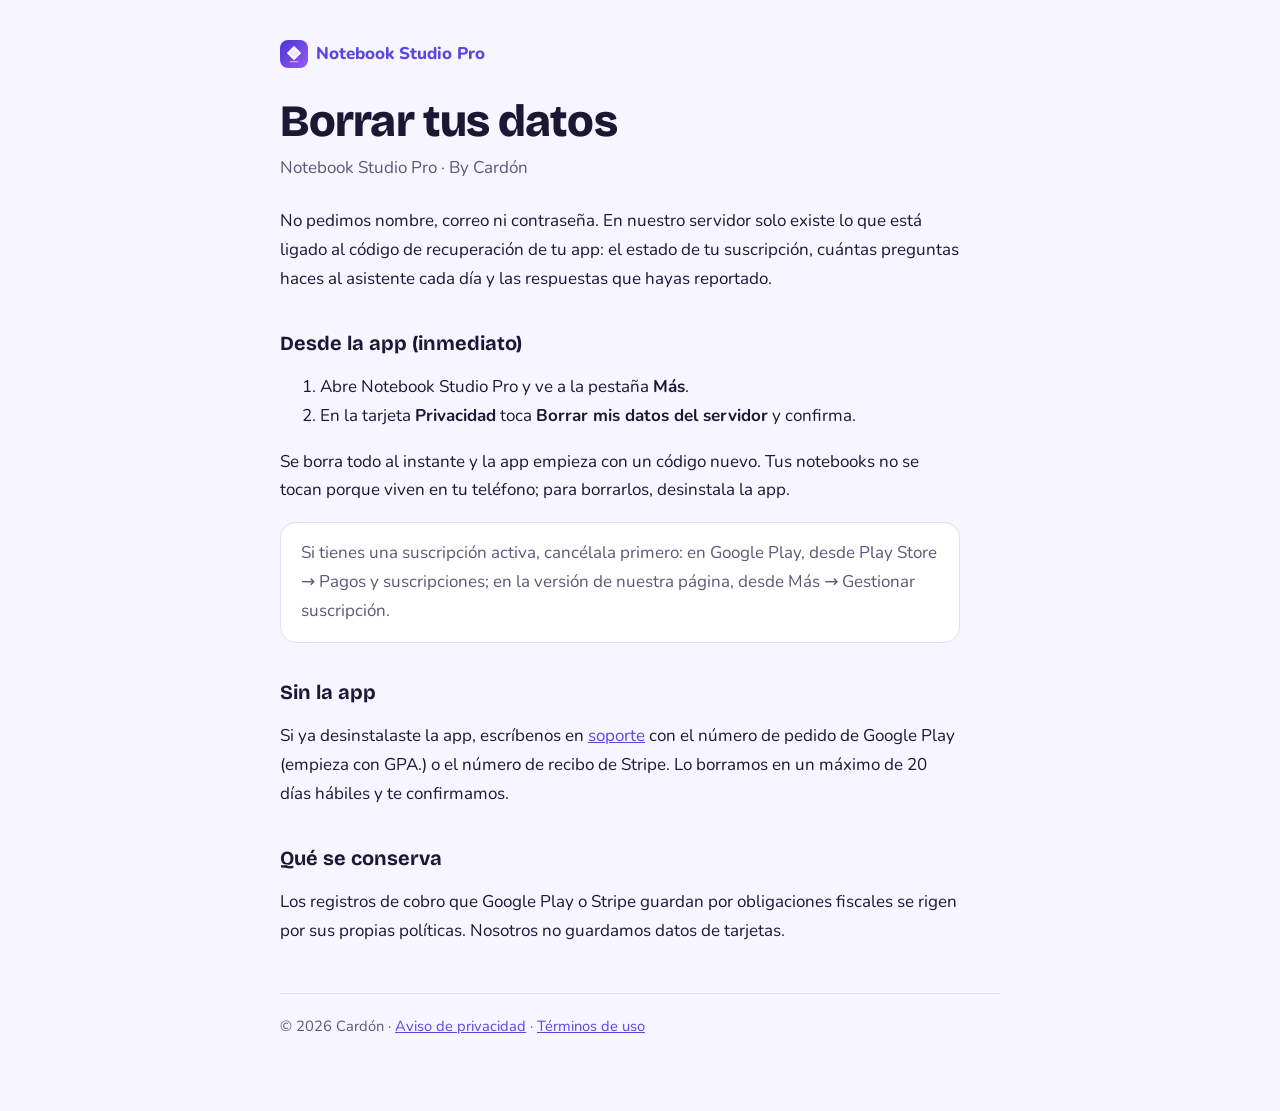
<file: borrar-datos.html>
<!doctype html>
<html lang="es">
<head>
<meta charset="utf-8">
<meta name="viewport" content="width=device-width, initial-scale=1, viewport-fit=cover">
<link rel="icon" href="favicon.png">
<link rel="stylesheet" href="https://fonts.googleapis.com/css2?family=Bricolage+Grotesque:opsz,wght@12..96,700;12..96,800&family=Nunito:wght@400;700;800&display=swap">
<link rel="stylesheet" href="legal.css">
<title>Borrar tus datos · Notebook Studio Pro</title>
</head>
<body>
<main>
<a class="back" href="./"><img src="icono.png" alt="">Notebook Studio Pro</a>
<h1>Borrar tus datos</h1>
<p class="meta">Notebook Studio Pro · By Cardón</p>
<p>No pedimos nombre, correo ni contraseña. En nuestro servidor solo existe lo que está ligado al código de recuperación de tu app: el estado de tu suscripción, cuántas preguntas haces al asistente cada día y las respuestas que hayas reportado.</p>

<h2>Desde la app (inmediato)</h2>
<ol>
<li>Abre Notebook Studio Pro y ve a la pestaña <b>Más</b>.</li>
<li>En la tarjeta <b>Privacidad</b> toca <b>Borrar mis datos del servidor</b> y confirma.</li>
</ol>
<p>Se borra todo al instante y la app empieza con un código nuevo. Tus notebooks no se tocan porque viven en tu teléfono; para borrarlos, desinstala la app.</p>
<p class="box">Si tienes una suscripción activa, cancélala primero: en Google Play, desde Play Store → Pagos y suscripciones; en la versión de nuestra página, desde Más → Gestionar suscripción.</p>

<h2>Sin la app</h2>
<p>Si ya desinstalaste la app, escríbenos en <a href="https://github.com/osram90/notebook-studio-pro/issues">soporte</a> con el número de pedido de Google Play (empieza con GPA.) o el número de recibo de Stripe. Lo borramos en un máximo de 20 días hábiles y te confirmamos.</p>

<h2>Qué se conserva</h2>
<p>Los registros de cobro que Google Play o Stripe guardan por obligaciones fiscales se rigen por sus propias políticas. Nosotros no guardamos datos de tarjetas.</p>

<footer>© 2026 Cardón · <a href="privacidad.html">Aviso de privacidad</a> · <a href="terminos.html">Términos de uso</a></footer>
</main>
</body>
</html>
</file>
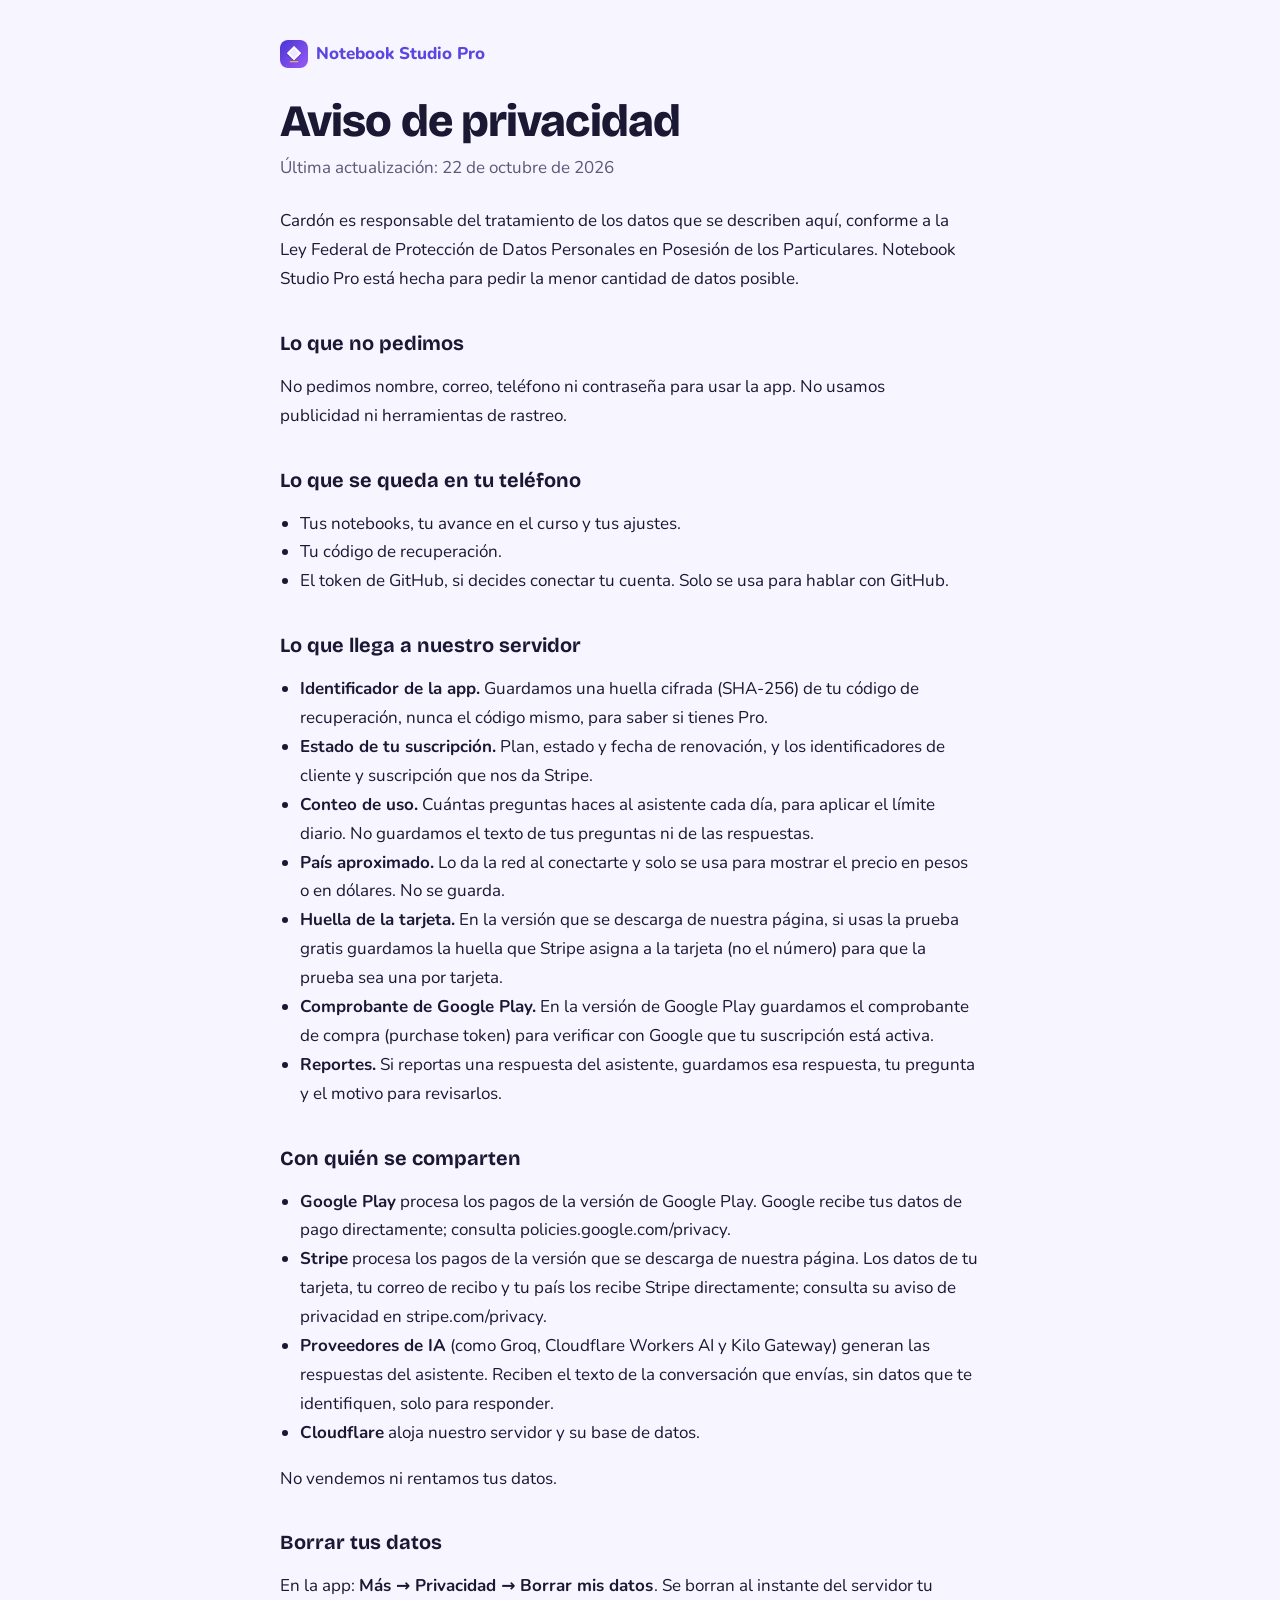
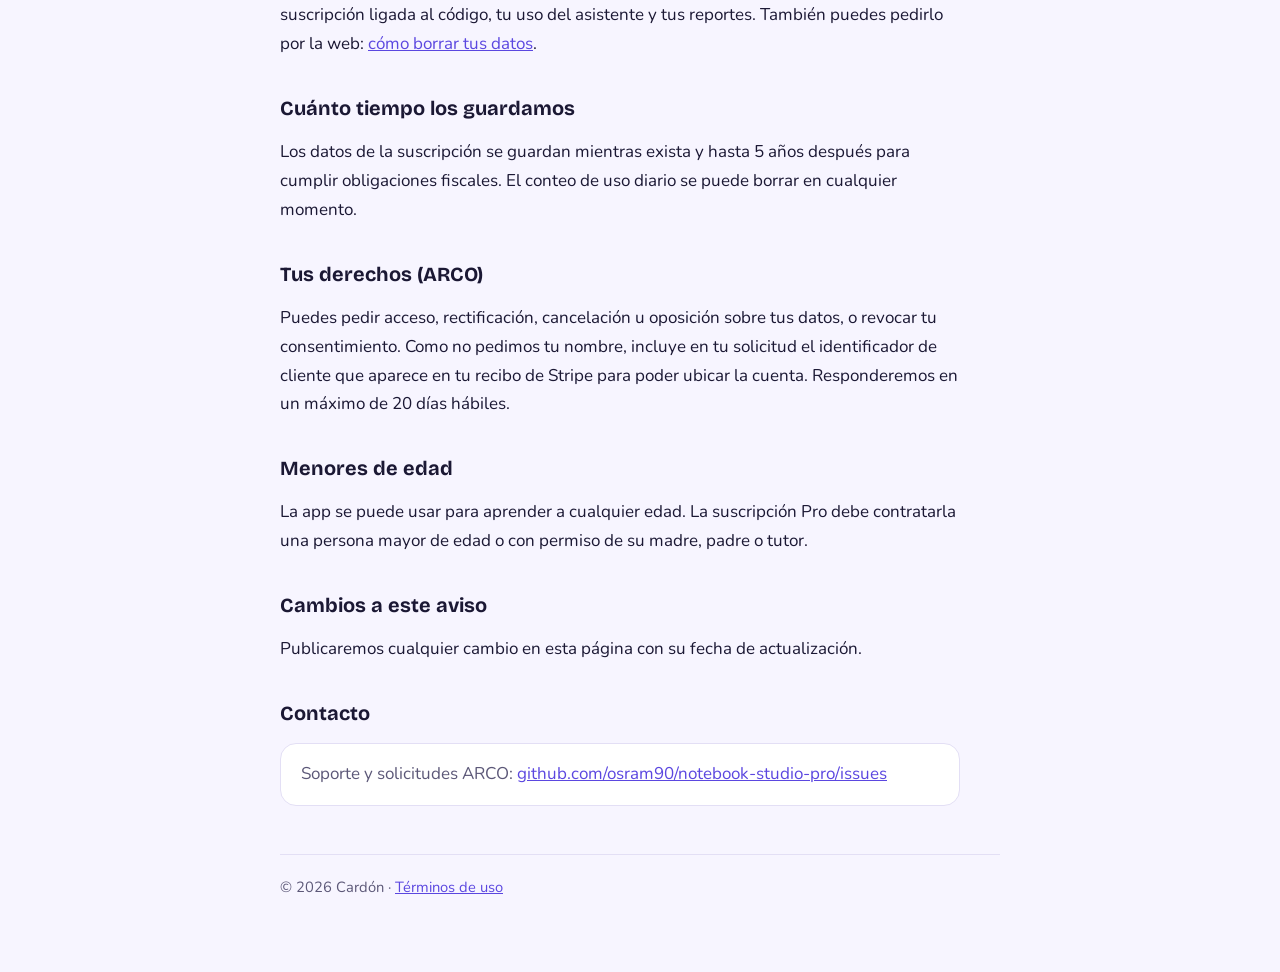
<file: privacidad.html>
<!doctype html>
<html lang="es">
<head>
<meta charset="utf-8">
<meta name="viewport" content="width=device-width, initial-scale=1, viewport-fit=cover">
<link rel="icon" href="favicon.png">
<link rel="stylesheet" href="https://fonts.googleapis.com/css2?family=Bricolage+Grotesque:opsz,wght@12..96,700;12..96,800&family=Nunito:wght@400;700;800&display=swap">
<link rel="stylesheet" href="legal.css">
<title>Aviso de privacidad · Notebook Studio Pro</title>
</head>
<body>
<main>
<a class="back" href="./"><img src="icono.png" alt="">Notebook Studio Pro</a>
<h1>Aviso de privacidad</h1>
<p class="meta">Última actualización: 22 de octubre de 2026</p>
<p>Cardón es responsable del tratamiento de los datos que se describen aquí, conforme a la Ley Federal de Protección de Datos Personales en Posesión de los Particulares. Notebook Studio Pro está hecha para pedir la menor cantidad de datos posible.</p>

<h2>Lo que no pedimos</h2>
<p>No pedimos nombre, correo, teléfono ni contraseña para usar la app. No usamos publicidad ni herramientas de rastreo.</p>

<h2>Lo que se queda en tu teléfono</h2>
<ul>
<li>Tus notebooks, tu avance en el curso y tus ajustes.</li>
<li>Tu código de recuperación.</li>
<li>El token de GitHub, si decides conectar tu cuenta. Solo se usa para hablar con GitHub.</li>
</ul>

<h2>Lo que llega a nuestro servidor</h2>
<ul>
<li><b>Identificador de la app.</b> Guardamos una huella cifrada (SHA-256) de tu código de recuperación, nunca el código mismo, para saber si tienes Pro.</li>
<li><b>Estado de tu suscripción.</b> Plan, estado y fecha de renovación, y los identificadores de cliente y suscripción que nos da Stripe.</li>
<li><b>Conteo de uso.</b> Cuántas preguntas haces al asistente cada día, para aplicar el límite diario. No guardamos el texto de tus preguntas ni de las respuestas.</li>
<li><b>País aproximado.</b> Lo da la red al conectarte y solo se usa para mostrar el precio en pesos o en dólares. No se guarda.</li>
<li><b>Huella de la tarjeta.</b> En la versión que se descarga de nuestra página, si usas la prueba gratis guardamos la huella que Stripe asigna a la tarjeta (no el número) para que la prueba sea una por tarjeta.</li>
<li><b>Comprobante de Google Play.</b> En la versión de Google Play guardamos el comprobante de compra (purchase token) para verificar con Google que tu suscripción está activa.</li>
<li><b>Reportes.</b> Si reportas una respuesta del asistente, guardamos esa respuesta, tu pregunta y el motivo para revisarlos.</li>
</ul>

<h2>Con quién se comparten</h2>
<ul>
<li><b>Google Play</b> procesa los pagos de la versión de Google Play. Google recibe tus datos de pago directamente; consulta policies.google.com/privacy.</li>
<li><b>Stripe</b> procesa los pagos de la versión que se descarga de nuestra página. Los datos de tu tarjeta, tu correo de recibo y tu país los recibe Stripe directamente; consulta su aviso de privacidad en stripe.com/privacy.</li>
<li><b>Proveedores de IA</b> (como Groq, Cloudflare Workers AI y Kilo Gateway) generan las respuestas del asistente. Reciben el texto de la conversación que envías, sin datos que te identifiquen, solo para responder.</li>
<li><b>Cloudflare</b> aloja nuestro servidor y su base de datos.</li>
</ul>
<p>No vendemos ni rentamos tus datos.</p>

<h2>Borrar tus datos</h2>
<p>En la app: <b>Más → Privacidad → Borrar mis datos</b>. Se borran al instante del servidor tu suscripción ligada al código, tu uso del asistente y tus reportes. También puedes pedirlo por la web: <a href="borrar-datos.html">cómo borrar tus datos</a>.</p>

<h2>Cuánto tiempo los guardamos</h2>
<p>Los datos de la suscripción se guardan mientras exista y hasta 5 años después para cumplir obligaciones fiscales. El conteo de uso diario se puede borrar en cualquier momento.</p>

<h2>Tus derechos (ARCO)</h2>
<p>Puedes pedir acceso, rectificación, cancelación u oposición sobre tus datos, o revocar tu consentimiento. Como no pedimos tu nombre, incluye en tu solicitud el identificador de cliente que aparece en tu recibo de Stripe para poder ubicar la cuenta. Responderemos en un máximo de 20 días hábiles.</p>

<h2>Menores de edad</h2>
<p>La app se puede usar para aprender a cualquier edad. La suscripción Pro debe contratarla una persona mayor de edad o con permiso de su madre, padre o tutor.</p>

<h2>Cambios a este aviso</h2>
<p>Publicaremos cualquier cambio en esta página con su fecha de actualización.</p>

<h2>Contacto</h2>
<p class="box">Soporte y solicitudes ARCO: <a href="https://github.com/osram90/notebook-studio-pro/issues">github.com/osram90/notebook-studio-pro/issues</a></p>

<footer>© 2026 Cardón · <a href="terminos.html">Términos de uso</a></footer>
</main>
</body>
</html>
</file>
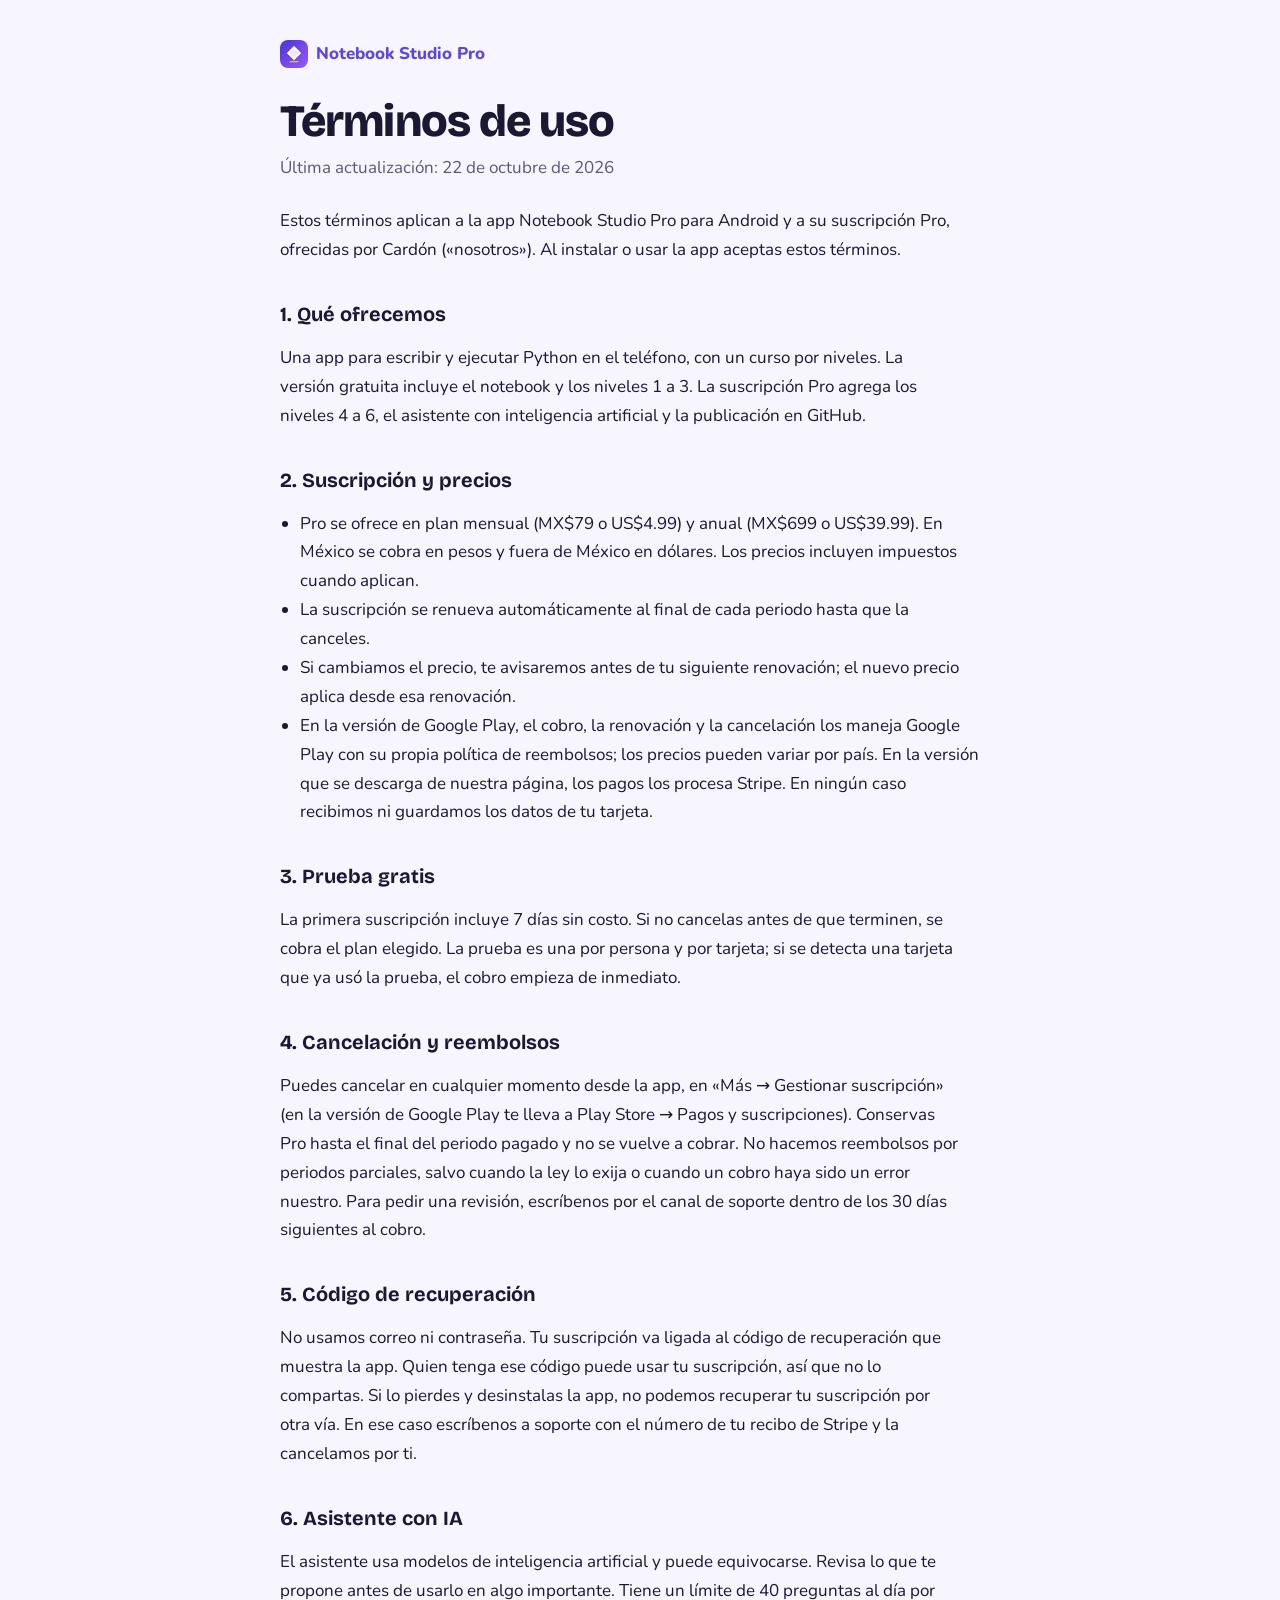
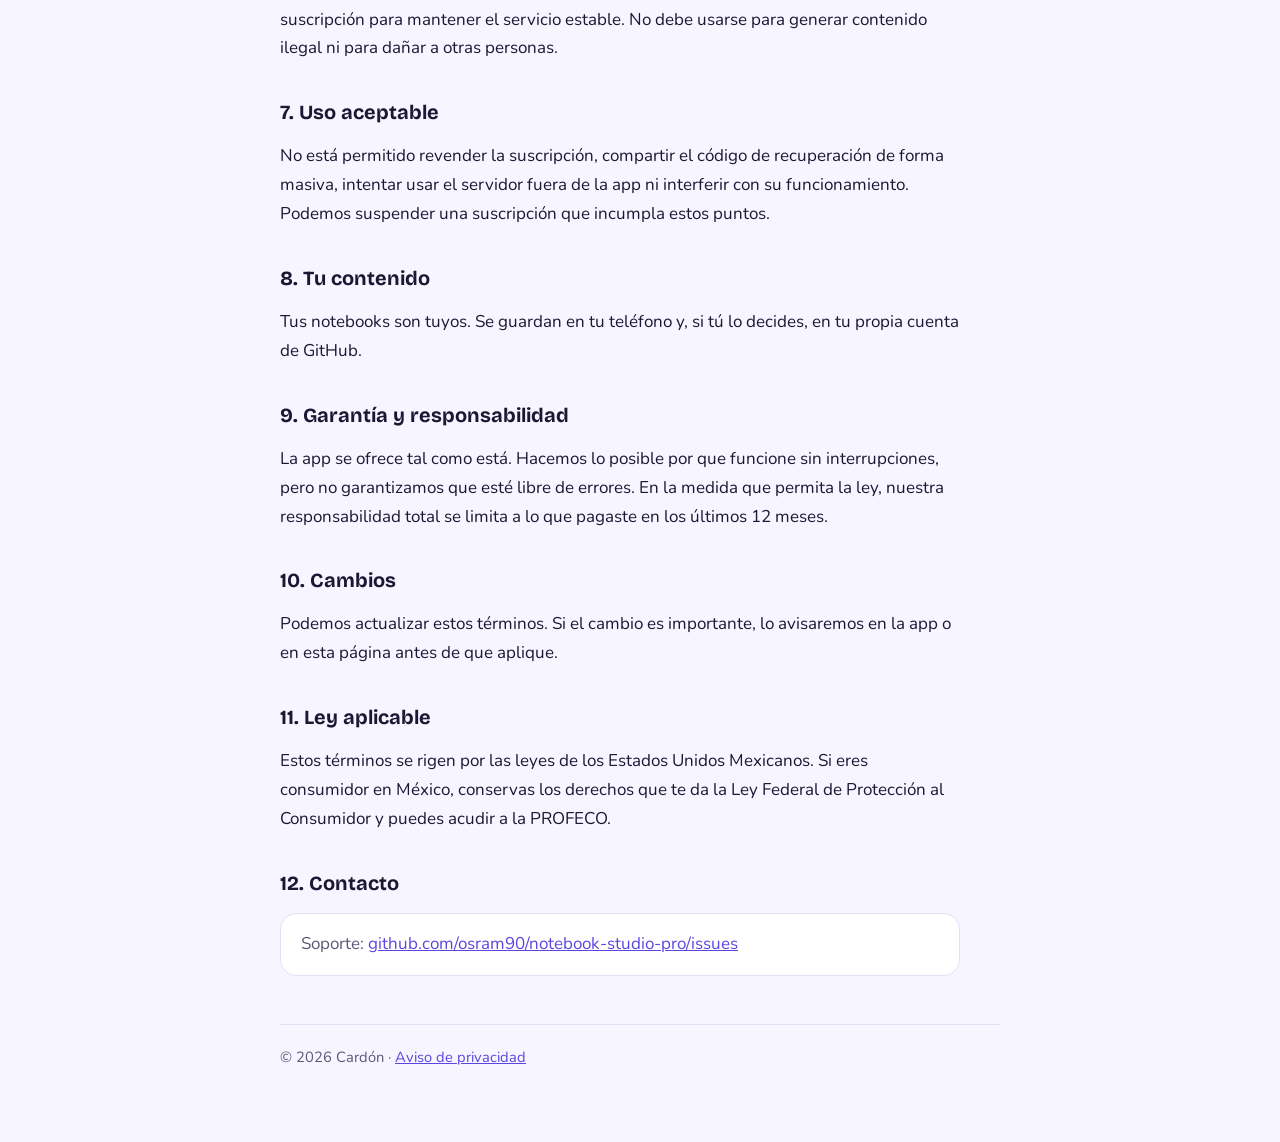
<file: terminos.html>
<!doctype html>
<html lang="es">
<head>
<meta charset="utf-8">
<meta name="viewport" content="width=device-width, initial-scale=1, viewport-fit=cover">
<link rel="icon" href="favicon.png">
<link rel="stylesheet" href="https://fonts.googleapis.com/css2?family=Bricolage+Grotesque:opsz,wght@12..96,700;12..96,800&family=Nunito:wght@400;700;800&display=swap">
<link rel="stylesheet" href="legal.css">
<title>Términos de uso · Notebook Studio Pro</title>
</head>
<body>
<main>
<a class="back" href="./"><img src="icono.png" alt="">Notebook Studio Pro</a>
<h1>Términos de uso</h1>
<p class="meta">Última actualización: 22 de octubre de 2026</p>
<p>Estos términos aplican a la app Notebook Studio Pro para Android y a su suscripción Pro, ofrecidas por Cardón («nosotros»). Al instalar o usar la app aceptas estos términos.</p>

<h2>1. Qué ofrecemos</h2>
<p>Una app para escribir y ejecutar Python en el teléfono, con un curso por niveles. La versión gratuita incluye el notebook y los niveles 1 a 3. La suscripción Pro agrega los niveles 4 a 6, el asistente con inteligencia artificial y la publicación en GitHub.</p>

<h2>2. Suscripción y precios</h2>
<ul>
<li>Pro se ofrece en plan mensual (MX$79 o US$4.99) y anual (MX$699 o US$39.99). En México se cobra en pesos y fuera de México en dólares. Los precios incluyen impuestos cuando aplican.</li>
<li>La suscripción se renueva automáticamente al final de cada periodo hasta que la canceles.</li>
<li>Si cambiamos el precio, te avisaremos antes de tu siguiente renovación; el nuevo precio aplica desde esa renovación.</li>
<li>En la versión de Google Play, el cobro, la renovación y la cancelación los maneja Google Play con su propia política de reembolsos; los precios pueden variar por país. En la versión que se descarga de nuestra página, los pagos los procesa Stripe. En ningún caso recibimos ni guardamos los datos de tu tarjeta.</li>
</ul>

<h2>3. Prueba gratis</h2>
<p>La primera suscripción incluye 7 días sin costo. Si no cancelas antes de que terminen, se cobra el plan elegido. La prueba es una por persona y por tarjeta; si se detecta una tarjeta que ya usó la prueba, el cobro empieza de inmediato.</p>

<h2>4. Cancelación y reembolsos</h2>
<p>Puedes cancelar en cualquier momento desde la app, en «Más → Gestionar suscripción» (en la versión de Google Play te lleva a Play Store → Pagos y suscripciones). Conservas Pro hasta el final del periodo pagado y no se vuelve a cobrar. No hacemos reembolsos por periodos parciales, salvo cuando la ley lo exija o cuando un cobro haya sido un error nuestro. Para pedir una revisión, escríbenos por el canal de soporte dentro de los 30 días siguientes al cobro.</p>

<h2>5. Código de recuperación</h2>
<p>No usamos correo ni contraseña. Tu suscripción va ligada al código de recuperación que muestra la app. Quien tenga ese código puede usar tu suscripción, así que no lo compartas. Si lo pierdes y desinstalas la app, no podemos recuperar tu suscripción por otra vía. En ese caso escríbenos a soporte con el número de tu recibo de Stripe y la cancelamos por ti.</p>

<h2>6. Asistente con IA</h2>
<p>El asistente usa modelos de inteligencia artificial y puede equivocarse. Revisa lo que te propone antes de usarlo en algo importante. Tiene un límite de 40 preguntas al día por suscripción para mantener el servicio estable. No debe usarse para generar contenido ilegal ni para dañar a otras personas.</p>

<h2>7. Uso aceptable</h2>
<p>No está permitido revender la suscripción, compartir el código de recuperación de forma masiva, intentar usar el servidor fuera de la app ni interferir con su funcionamiento. Podemos suspender una suscripción que incumpla estos puntos.</p>

<h2>8. Tu contenido</h2>
<p>Tus notebooks son tuyos. Se guardan en tu teléfono y, si tú lo decides, en tu propia cuenta de GitHub.</p>

<h2>9. Garantía y responsabilidad</h2>
<p>La app se ofrece tal como está. Hacemos lo posible por que funcione sin interrupciones, pero no garantizamos que esté libre de errores. En la medida que permita la ley, nuestra responsabilidad total se limita a lo que pagaste en los últimos 12 meses.</p>

<h2>10. Cambios</h2>
<p>Podemos actualizar estos términos. Si el cambio es importante, lo avisaremos en la app o en esta página antes de que aplique.</p>

<h2>11. Ley aplicable</h2>
<p>Estos términos se rigen por las leyes de los Estados Unidos Mexicanos. Si eres consumidor en México, conservas los derechos que te da la Ley Federal de Protección al Consumidor y puedes acudir a la PROFECO.</p>

<h2>12. Contacto</h2>
<p class="box">Soporte: <a href="https://github.com/osram90/notebook-studio-pro/issues">github.com/osram90/notebook-studio-pro/issues</a></p>

<footer>© 2026 Cardón · <a href="privacidad.html">Aviso de privacidad</a></footer>
</main>
</body>
</html>
</file>
<file: legal.css>
:root { --bg:#f7f5ff; --surface:#fff; --ink:#1b1834; --muted:#5c5878; --line:#e3dff5; --brand:#5b47e0; color-scheme: light; }
@media (prefers-color-scheme: dark) { :root:not([data-theme="light"]) { --bg:#110f22; --surface:#1b1832; --ink:#f1efff; --muted:#a9a4c9; --line:#2e2a4d; --brand:#8c7bff; color-scheme: dark; } }
:root[data-theme="dark"] { --bg:#110f22; --surface:#1b1832; --ink:#f1efff; --muted:#a9a4c9; --line:#2e2a4d; --brand:#8c7bff; color-scheme: dark; }
* { box-sizing: border-box; }
body { margin: 0; background: var(--bg); color: var(--ink); font: 17px/1.7 "Nunito", system-ui, sans-serif; }
main { max-width: 760px; margin: 0 auto; padding-block: 40px 72px; padding-left: max(20px, env(safe-area-inset-left, 0px)); padding-right: max(20px, env(safe-area-inset-right, 0px)); }
a { color: var(--brand); }
.back { display: inline-flex; gap: 8px; align-items: center; font-weight: 800; text-decoration: none; margin-bottom: 28px; }
.back img { width: 28px; height: 28px; border-radius: 8px; }
h1 { font: 800 clamp(2rem, 5vw, 2.8rem)/1.1 "Bricolage Grotesque", "Nunito", system-ui, sans-serif; letter-spacing: -0.02em; margin: 0 0 8px; text-wrap: balance; }
h2 { font: 700 1.25rem/1.3 "Bricolage Grotesque", "Nunito", system-ui, sans-serif; margin: 36px 0 8px; }
.meta { color: var(--muted); margin: 0 0 24px; }
p, li { color: var(--ink); max-width: 68ch; }
ul { padding-left: 1.2em; }
.box { background: var(--surface); border: 1px solid var(--line); border-radius: 16px; padding: 16px 20px; color: var(--muted); }
footer { margin-top: 48px; color: var(--muted); font-size: .92rem; border-top: 1px solid var(--line); padding-top: 20px; }
</file>
